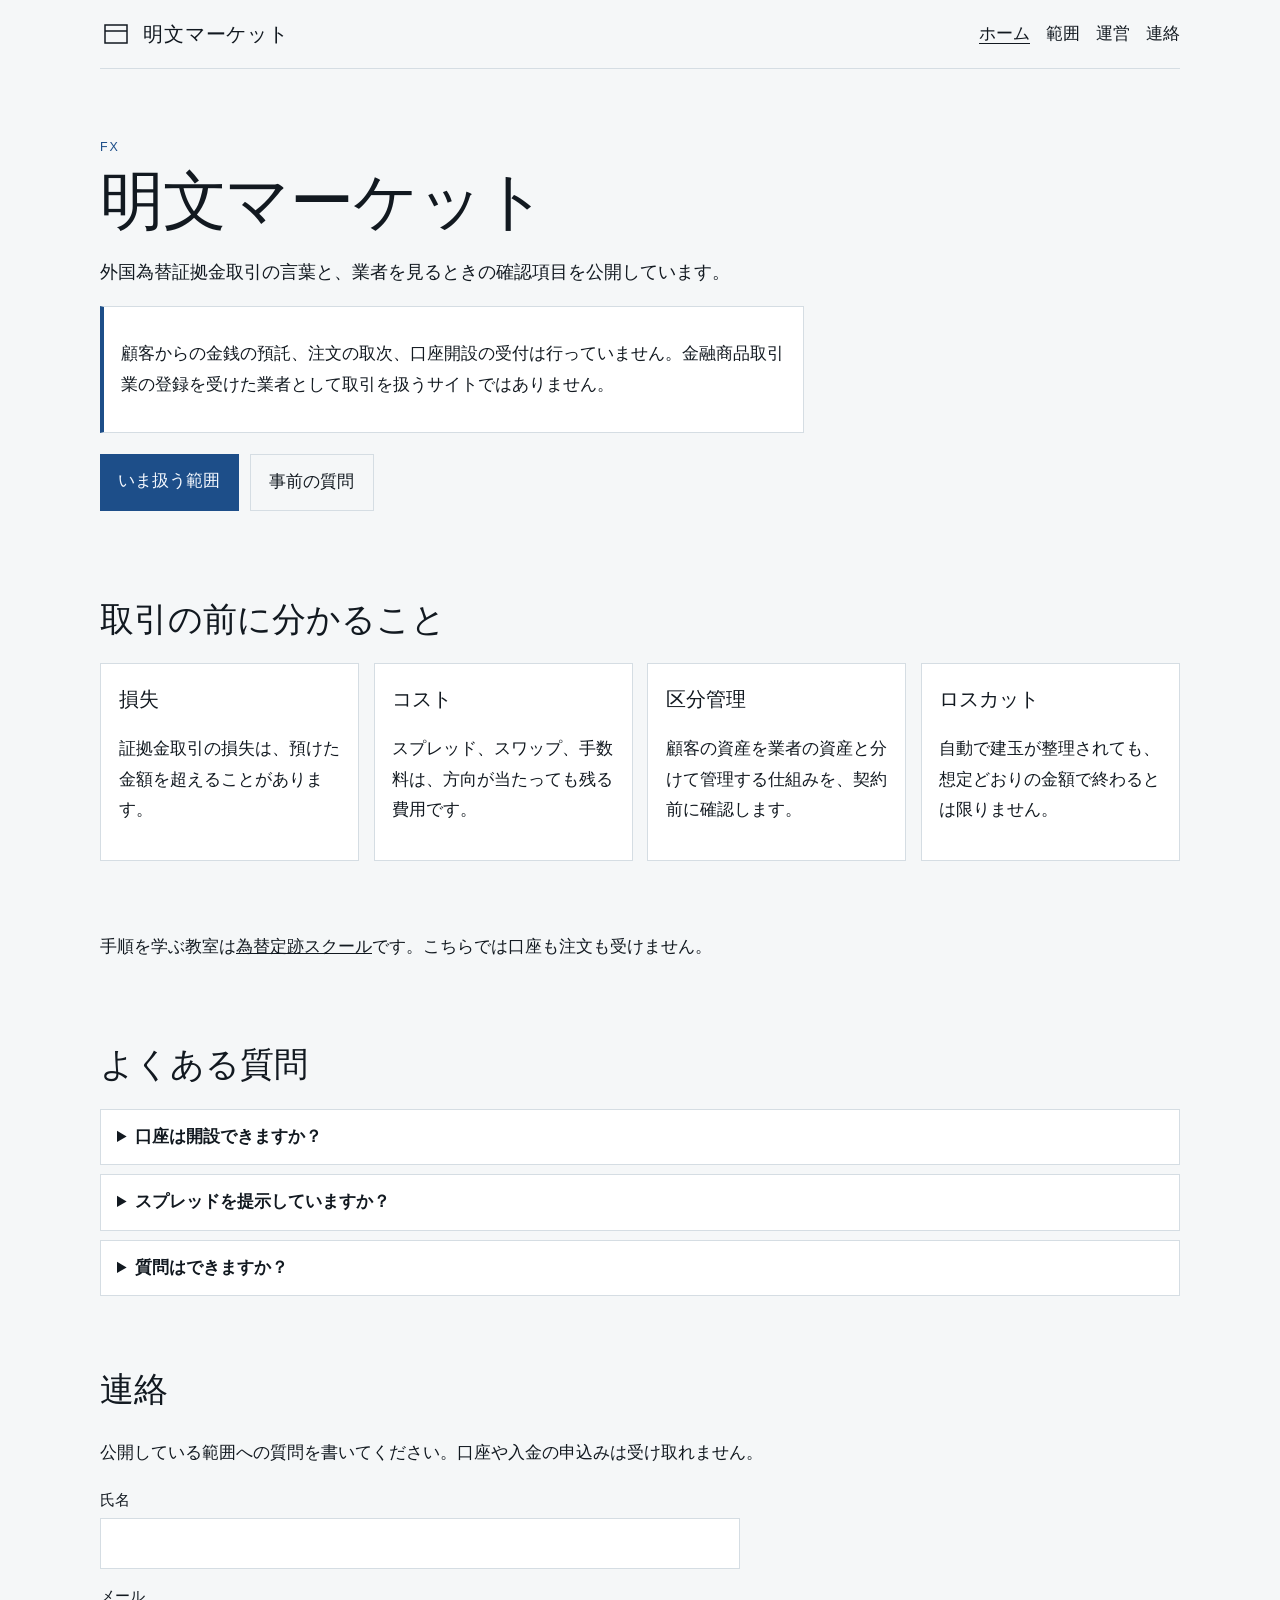
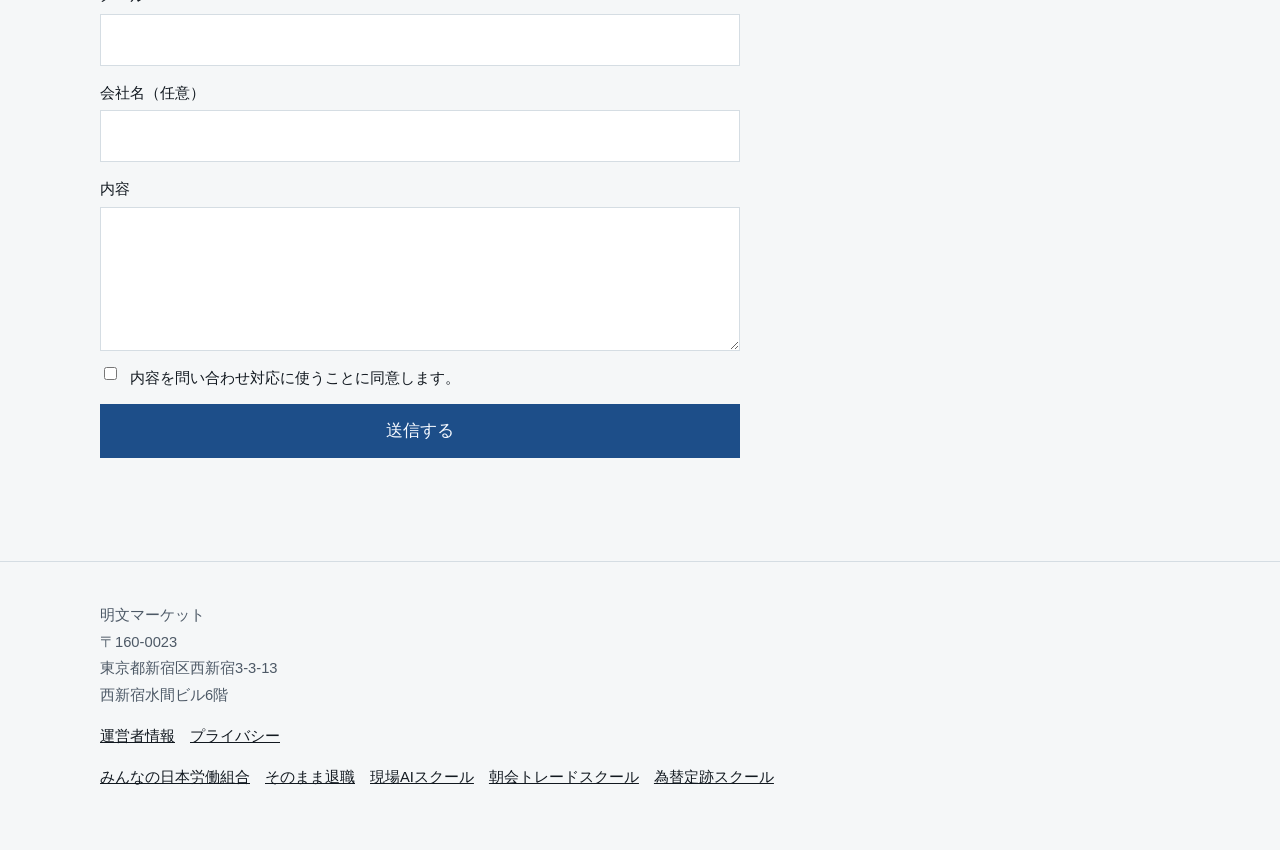
<file: index.html>
<!doctype html>
<html lang="ja">
<head>
  <meta charset="utf-8">
  <meta name="viewport" content="width=device-width, initial-scale=1">
  <title>外国為替の案内｜明文マーケット</title>
  <meta name="description" content="明文マーケットは、顧客資産の預託と外国為替証拠金取引の注文取次を行いません。">
  <link rel="canonical" href="https://l3qc8z5k.support/">
  <link rel="stylesheet" href="/assets/base.css">
  <link rel="stylesheet" href="/assets/broker.css">
</head>
<body>
  <a class="skip" href="#main">本文へ</a>
  <header class="wrap site-header">
    <a class="brand" href="/"><svg class="mark" viewBox="0 0 32 32" aria-hidden="true"><rect x="5" y="7" width="22" height="18" fill="none" stroke="currentColor" stroke-width="1.5"/><path d="M5 13h22" stroke="currentColor" stroke-width="1.5"/></svg>明文マーケット</a>
    <nav aria-label="主要"><a href="/" aria-current="page">ホーム</a><a href="/scope.html">範囲</a><a href="/operator.html">運営</a><a href="/#contact">連絡</a></nav>
  </header>
  <main id="main" class="wrap">
      <section class="hero"><p class="eyebrow">FX</p><h1>明文マーケット</h1>
      <p class="lede">外国為替証拠金取引の言葉と、業者を見るときの確認項目を公開しています。</p>
      <div class="notice"><p>顧客からの金銭の預託、注文の取次、口座開設の受付は行っていません。金融商品取引業の登録を受けた業者として取引を扱うサイトではありません。</p></div>
      <p class="actions"><a class="button" href="/scope.html">いま扱う範囲</a><a class="button secondary" href="#contact">事前の質問</a></p></section>
      <section><h2>取引の前に分かること</h2><div class="grid">
        <article class="card"><h3>損失</h3><p>証拠金取引の損失は、預けた金額を超えることがあります。</p></article>
        <article class="card"><h3>コスト</h3><p>スプレッド、スワップ、手数料は、方向が当たっても残る費用です。</p></article>
        <article class="card"><h3>区分管理</h3><p>顧客の資産を業者の資産と分けて管理する仕組みを、契約前に確認します。</p></article>
        <article class="card"><h3>ロスカット</h3><p>自動で建玉が整理されても、想定どおりの金額で終わるとは限りません。</p></article>
      </div></section>
      <section><p>手順を学ぶ教室は<a href="https://znted0a26.tokyo/">為替定跡スクール</a>です。こちらでは口座も注文も受けません。</p></section>
      <section><h2>よくある質問</h2><details><summary>口座は開設できますか？</summary><p>できません。入金先も用意していません。</p></details><details><summary>スプレッドを提示していますか？</summary><p>していません。相場の配信やレートの保証もしていません。</p></details><details><summary>質問はできますか？</summary><p>言葉の意味と、公開している範囲についての質問を受けます。個別の売買判断には答えません。</p></details></section>
      <section id="contact"><h2>連絡</h2><p>公開している範囲への質問を書いてください。口座や入金の申込みは受け取れません。</p>
    <form data-contact>
      <label>氏名<input name="name" required maxlength="80" autocomplete="name"></label>
      <label>メール<input name="email" type="email" required maxlength="120" autocomplete="email"></label>
      <label>会社名（任意）<input name="company" maxlength="120"></label>
      <label>内容<textarea name="message" required maxlength="2000"></textarea></label>
      <label class="check"><input name="consent" type="checkbox" value="yes" required><span>内容を問い合わせ対応に使うことに同意します。</span></label>
      <label class="hp">会社サイト<input name="company_website" tabindex="-1" autocomplete="off"></label>
      <button type="submit">送信する</button>
      <p class="status" data-status role="status"></p>
    </form></section></main>
  <footer><div class="wrap"><p>明文マーケット<br>〒160-0023<br>東京都新宿区西新宿3-3-13<br>西新宿水間ビル6階</p><p><a href="/operator.html">運営者情報</a>　<a href="/privacy.html">プライバシー</a></p><p><a href="https://ケイイレブン予約.jp/">みんなの日本労働組合</a>　<a href="https://znt8k2wm.jp/">そのまま退職</a>　<a href="https://icvy8m2x.online/">現場AIスクール</a>　<a href="https://y5lc3p7d.pro/">朝会トレードスクール</a>　<a href="https://znted0a26.tokyo/">為替定跡スクール</a></p></div></footer>
  <script src="/assets/form.js"></script>
</body>
</html>
</file>
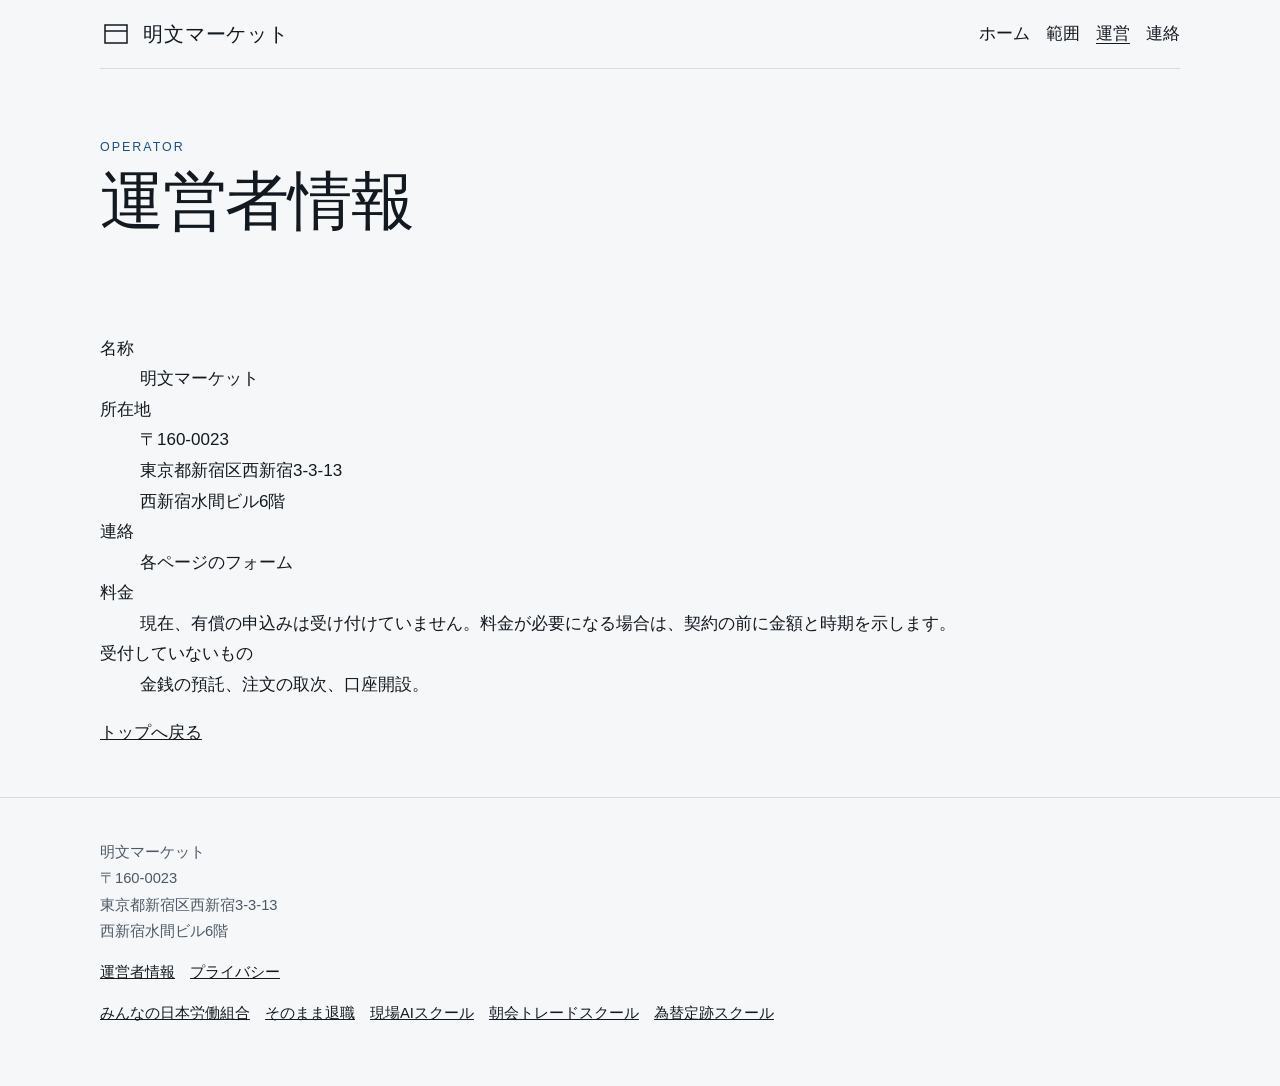
<file: operator.html>
<!doctype html>
<html lang="ja">
<head>
  <meta charset="utf-8">
  <meta name="viewport" content="width=device-width, initial-scale=1">
  <title>運営者情報｜明文マーケット</title>
  <meta name="description" content="明文マーケットの所在地と受付範囲です。">
  <link rel="canonical" href="https://l3qc8z5k.support/operator.html">
  <link rel="stylesheet" href="/assets/base.css">
  <link rel="stylesheet" href="/assets/broker.css">
</head>
<body>
  <a class="skip" href="#main">本文へ</a>
  <header class="wrap site-header">
    <a class="brand" href="/"><svg class="mark" viewBox="0 0 32 32" aria-hidden="true"><rect x="5" y="7" width="22" height="18" fill="none" stroke="currentColor" stroke-width="1.5"/><path d="M5 13h22" stroke="currentColor" stroke-width="1.5"/></svg>明文マーケット</a>
    <nav aria-label="主要"><a href="/">ホーム</a><a href="/scope.html">範囲</a><a href="/operator.html" aria-current="page">運営</a><a href="/#contact">連絡</a></nav>
  </header>
  <main id="main" class="wrap">
      <section class="hero"><p class="eyebrow">OPERATOR</p><h1>運営者情報</h1></section>
      <section><dl>
        <dt>名称</dt><dd>明文マーケット</dd>
        <dt>所在地</dt><dd>〒160-0023<br>東京都新宿区西新宿3-3-13<br>西新宿水間ビル6階</dd>
        <dt>連絡</dt><dd>各ページのフォーム</dd>
        <dt>料金</dt><dd>現在、有償の申込みは受け付けていません。料金が必要になる場合は、契約の前に金額と時期を示します。</dd>
        <dt>受付していないもの</dt><dd>金銭の預託、注文の取次、口座開設。</dd>
      </dl><p><a href="/">トップへ戻る</a></p></section></main>
  <footer><div class="wrap"><p>明文マーケット<br>〒160-0023<br>東京都新宿区西新宿3-3-13<br>西新宿水間ビル6階</p><p><a href="/operator.html">運営者情報</a>　<a href="/privacy.html">プライバシー</a></p><p><a href="https://ケイイレブン予約.jp/">みんなの日本労働組合</a>　<a href="https://znt8k2wm.jp/">そのまま退職</a>　<a href="https://icvy8m2x.online/">現場AIスクール</a>　<a href="https://y5lc3p7d.pro/">朝会トレードスクール</a>　<a href="https://znted0a26.tokyo/">為替定跡スクール</a></p></div></footer>
  <script src="/assets/form.js"></script>
</body>
</html>
</file>
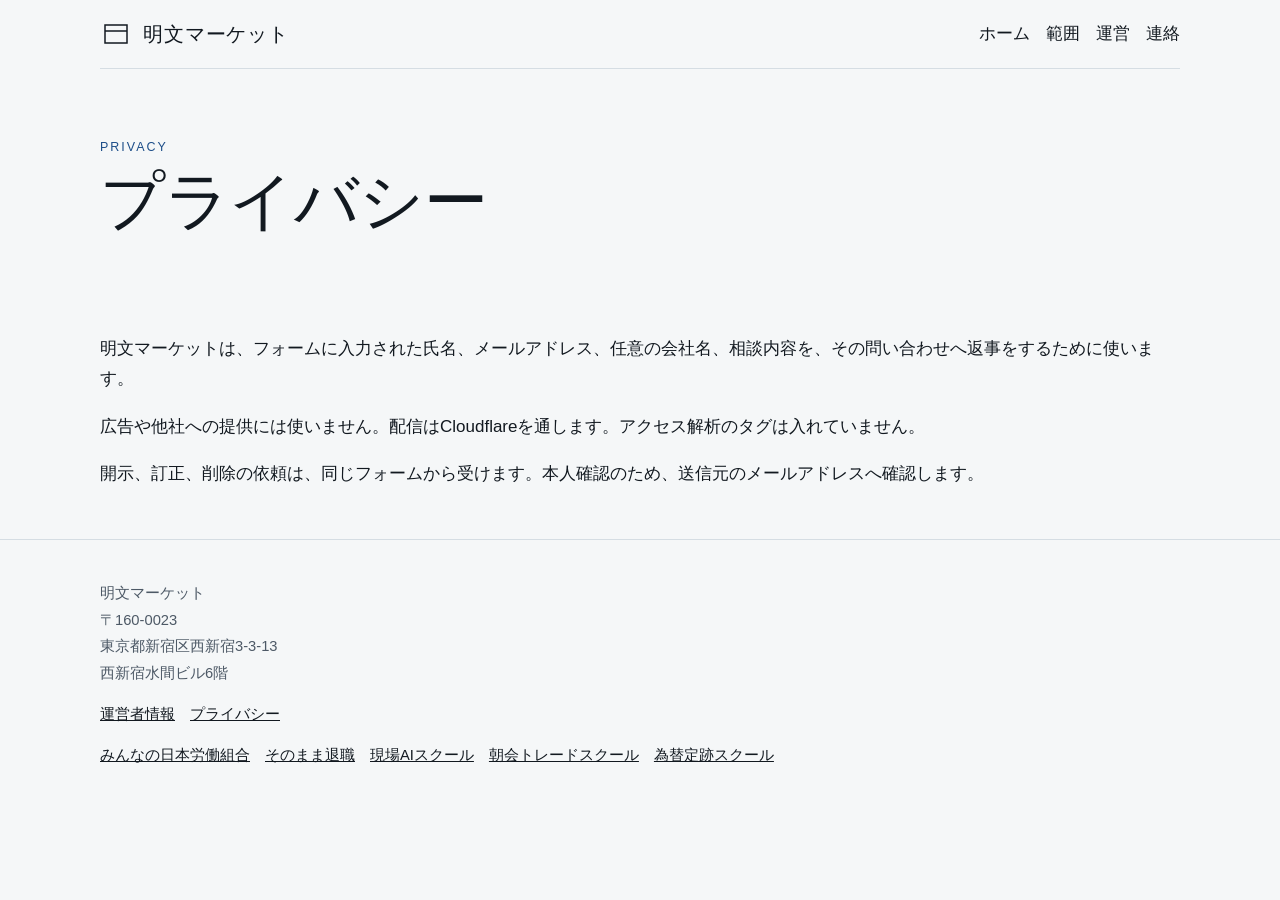
<file: privacy.html>
<!doctype html>
<html lang="ja">
<head>
  <meta charset="utf-8">
  <meta name="viewport" content="width=device-width, initial-scale=1">
  <title>プライバシー｜明文マーケット</title>
  <meta name="description" content="明文マーケットが問い合わせで受け取る情報の扱いです。">
  <link rel="canonical" href="https://l3qc8z5k.support/privacy.html">
  <link rel="stylesheet" href="/assets/base.css">
  <link rel="stylesheet" href="/assets/broker.css">
</head>
<body>
  <a class="skip" href="#main">本文へ</a>
  <header class="wrap site-header">
    <a class="brand" href="/"><svg class="mark" viewBox="0 0 32 32" aria-hidden="true"><rect x="5" y="7" width="22" height="18" fill="none" stroke="currentColor" stroke-width="1.5"/><path d="M5 13h22" stroke="currentColor" stroke-width="1.5"/></svg>明文マーケット</a>
    <nav aria-label="主要"><a href="/">ホーム</a><a href="/scope.html">範囲</a><a href="/operator.html">運営</a><a href="/#contact">連絡</a></nav>
  </header>
  <main id="main" class="wrap">
      <section class="hero"><p class="eyebrow">PRIVACY</p><h1>プライバシー</h1></section>
      <section><p>明文マーケットは、フォームに入力された氏名、メールアドレス、任意の会社名、相談内容を、その問い合わせへ返事をするために使います。</p>
      <p>広告や他社への提供には使いません。配信はCloudflareを通します。アクセス解析のタグは入れていません。</p>
      <p>開示、訂正、削除の依頼は、同じフォームから受けます。本人確認のため、送信元のメールアドレスへ確認します。</p></section></main>
  <footer><div class="wrap"><p>明文マーケット<br>〒160-0023<br>東京都新宿区西新宿3-3-13<br>西新宿水間ビル6階</p><p><a href="/operator.html">運営者情報</a>　<a href="/privacy.html">プライバシー</a></p><p><a href="https://ケイイレブン予約.jp/">みんなの日本労働組合</a>　<a href="https://znt8k2wm.jp/">そのまま退職</a>　<a href="https://icvy8m2x.online/">現場AIスクール</a>　<a href="https://y5lc3p7d.pro/">朝会トレードスクール</a>　<a href="https://znted0a26.tokyo/">為替定跡スクール</a></p></div></footer>
  <script src="/assets/form.js"></script>
</body>
</html>
</file>
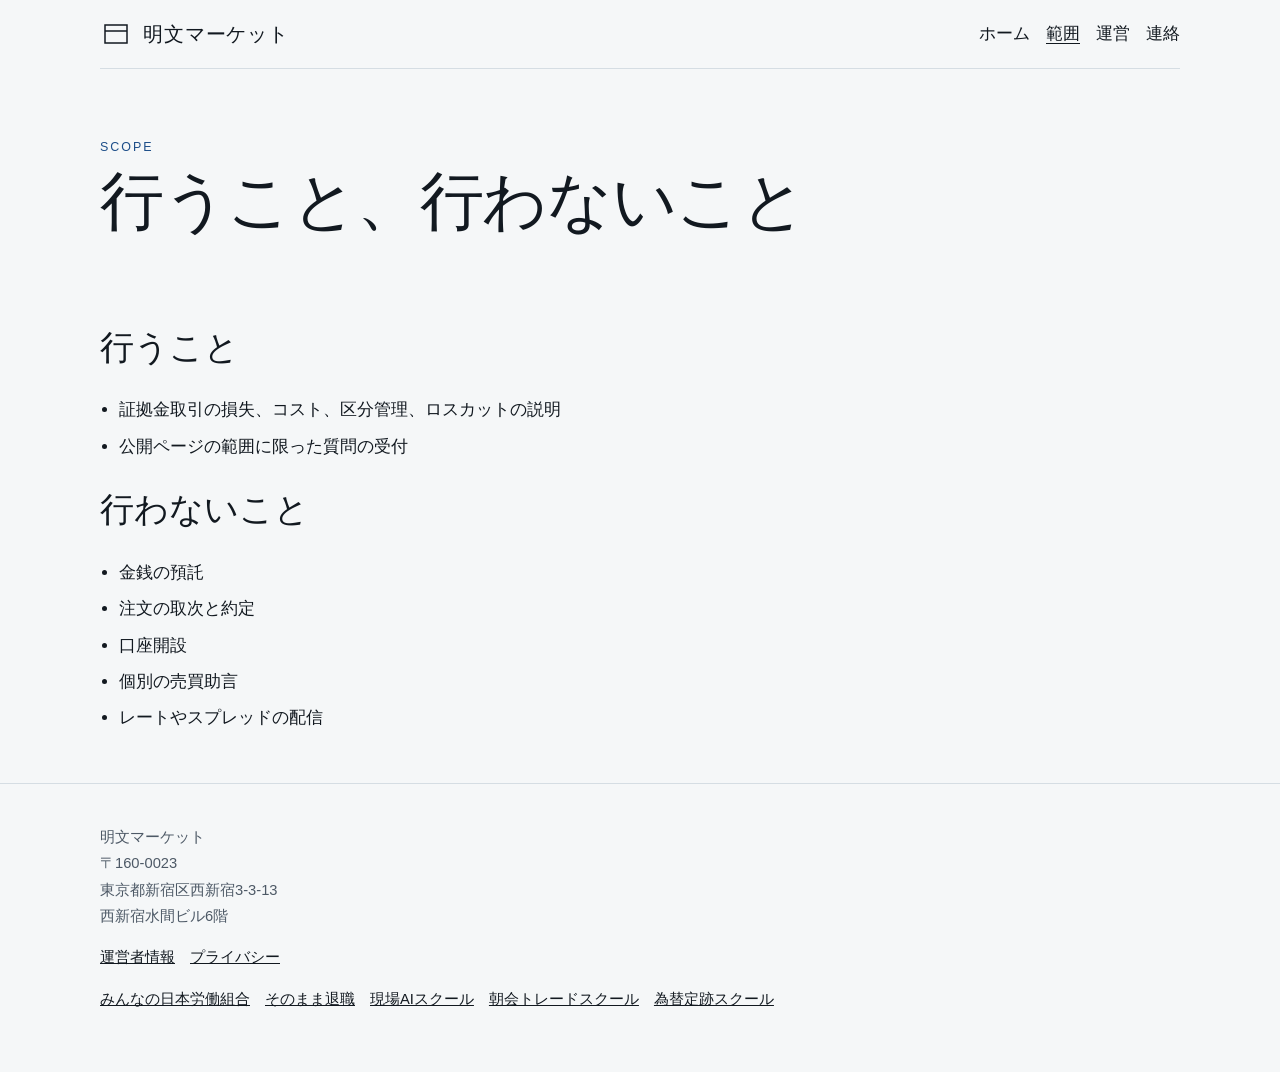
<file: scope.html>
<!doctype html>
<html lang="ja">
<head>
  <meta charset="utf-8">
  <meta name="viewport" content="width=device-width, initial-scale=1">
  <title>いま扱う範囲｜明文マーケット</title>
  <meta name="description" content="明文マーケットが行うことと、行わないことです。">
  <link rel="canonical" href="https://l3qc8z5k.support/scope.html">
  <link rel="stylesheet" href="/assets/base.css">
  <link rel="stylesheet" href="/assets/broker.css">
</head>
<body>
  <a class="skip" href="#main">本文へ</a>
  <header class="wrap site-header">
    <a class="brand" href="/"><svg class="mark" viewBox="0 0 32 32" aria-hidden="true"><rect x="5" y="7" width="22" height="18" fill="none" stroke="currentColor" stroke-width="1.5"/><path d="M5 13h22" stroke="currentColor" stroke-width="1.5"/></svg>明文マーケット</a>
    <nav aria-label="主要"><a href="/">ホーム</a><a href="/scope.html" aria-current="page">範囲</a><a href="/operator.html">運営</a><a href="/#contact">連絡</a></nav>
  </header>
  <main id="main" class="wrap">
      <section class="hero"><p class="eyebrow">SCOPE</p><h1>行うこと、行わないこと</h1></section>
      <section><h2>行うこと</h2><ul class="plain"><li>証拠金取引の損失、コスト、区分管理、ロスカットの説明</li><li>公開ページの範囲に限った質問の受付</li></ul>
      <h2>行わないこと</h2><ul class="plain"><li>金銭の預託</li><li>注文の取次と約定</li><li>口座開設</li><li>個別の売買助言</li><li>レートやスプレッドの配信</li></ul></section></main>
  <footer><div class="wrap"><p>明文マーケット<br>〒160-0023<br>東京都新宿区西新宿3-3-13<br>西新宿水間ビル6階</p><p><a href="/operator.html">運営者情報</a>　<a href="/privacy.html">プライバシー</a></p><p><a href="https://ケイイレブン予約.jp/">みんなの日本労働組合</a>　<a href="https://znt8k2wm.jp/">そのまま退職</a>　<a href="https://icvy8m2x.online/">現場AIスクール</a>　<a href="https://y5lc3p7d.pro/">朝会トレードスクール</a>　<a href="https://znted0a26.tokyo/">為替定跡スクール</a></p></div></footer>
  <script src="/assets/form.js"></script>
</body>
</html>
</file>
<file: assets/base.css>
:root {
  --bg: #f6f1e8;
  --ink: #1c1917;
  --muted: #57534e;
  --line: #e7e0d6;
  --accent: #9a3412;
  --accent-ink: #fffaf5;
  --paper: #fffdf8;
  --font: "Iowan Old Style", "Hiragino Mincho ProN", "Yu Mincho", "YuMincho", serif;
  --sans: "Hiragino Sans", "Hiragino Kaku Gothic ProN", "Yu Gothic", "YuGothic", sans-serif;
}

* { box-sizing: border-box; }
html { scroll-behavior: smooth; }
body {
  margin: 0;
  background: var(--bg);
  color: var(--ink);
  font-family: var(--sans);
  font-size: 17px;
  line-height: 1.8;
}
img, svg { max-width: 100%; }
a { color: inherit; }
.skip {
  position: absolute;
  left: 0.8rem;
  top: -3rem;
  background: var(--paper);
  padding: 0.4rem 0.7rem;
}
.skip:focus { top: 0.8rem; }
.wrap { width: min(1080px, calc(100% - 2rem)); margin-inline: auto; }
.site-header {
  display: flex;
  justify-content: space-between;
  gap: 1rem 1.5rem;
  align-items: center;
  padding: 1rem 0;
  border-bottom: 1px solid var(--line);
}
.brand {
  display: flex;
  align-items: center;
  gap: 0.7rem;
  font-family: var(--font);
  font-size: 1.25rem;
  letter-spacing: 0.04em;
  text-decoration: none;
}
.mark { width: 2rem; height: 2rem; flex: none; }
nav { display: flex; flex-wrap: wrap; gap: 0.35rem 1rem; }
nav a { text-decoration: none; }
nav a:hover, nav a[aria-current="page"] { text-decoration: underline; text-underline-offset: 0.25em; }
.hero { padding: 4.2rem 0 2.4rem; }
.eyebrow {
  margin: 0;
  letter-spacing: 0.16em;
  font-size: 0.78rem;
  color: var(--accent);
}
h1, h2, h3 { font-family: var(--font); font-weight: 500; }
h1 {
  font-size: clamp(2.15rem, 5vw, 4.1rem);
  line-height: 1.18;
  margin: 0.35rem 0 1rem;
  letter-spacing: 0.01em;
}
h2 { font-size: clamp(1.6rem, 3vw, 2.15rem); margin: 0 0 0.8rem; }
h3 { font-size: 1.25rem; margin: 0 0 0.4rem; }
.lede { font-size: 1.12rem; max-width: 40rem; margin-top: 0; }
.notice {
  max-width: 44rem;
  background: var(--paper);
  border: 1px solid var(--line);
  border-left: 4px solid var(--accent);
  padding: 0.95rem 1.05rem;
}
.actions { display: flex; flex-wrap: wrap; gap: 0.7rem; margin-top: 1.3rem; }
.button, button {
  font: inherit;
  display: inline-block;
  background: var(--accent);
  color: var(--accent-ink);
  text-decoration: none;
  border: 0;
  padding: 0.75rem 1.15rem;
  cursor: pointer;
}
.button.secondary {
  background: transparent;
  color: var(--ink);
  border: 1px solid var(--line);
}
.grid { display: grid; grid-template-columns: repeat(auto-fit, minmax(230px, 1fr)); gap: 0.9rem; }
.card, .list-card {
  background: var(--paper);
  border: 1px solid var(--line);
  padding: 1.05rem 1.1rem;
}
.list-card { text-decoration: none; display: block; }
.list-card:hover { border-color: var(--accent); }
.list-card span { color: var(--muted); }
section { padding: 1.4rem 0 2rem; }
ol.steps, ul.plain { padding-left: 1.2rem; }
ol.steps li, ul.plain li { margin: 0.35rem 0; }
details {
  background: var(--paper);
  border: 1px solid var(--line);
  padding: 0.75rem 1rem;
  margin: 0.55rem 0;
}
summary { cursor: pointer; font-weight: 600; }
form { display: grid; gap: 0.8rem; max-width: 40rem; }
label { display: grid; gap: 0.28rem; font-size: 0.95rem; }
input, textarea {
  font: inherit;
  color: inherit;
  background: var(--paper);
  border: 1px solid var(--line);
  padding: 0.7rem 0.75rem;
}
textarea { min-height: 9rem; resize: vertical; }
.check { grid-template-columns: auto 1fr; align-items: start; gap: 0.6rem; }
.hp { position: absolute; left: -9999px; }
.status { min-height: 1.5rem; }
footer {
  border-top: 1px solid var(--line);
  padding: 1.6rem 0 2.8rem;
  color: var(--muted);
  font-size: 0.92rem;
}
footer a { color: var(--ink); }
:focus-visible { outline: 2px solid var(--accent); outline-offset: 3px; }
@media (max-width: 720px) {
  .site-header { align-items: flex-start; flex-direction: column; }
  .hero { padding-top: 2.6rem; }
}
</file>
<file: assets/broker.css>
:root {
  --bg: #f5f7f8;
  --ink: #121920;
  --muted: #4d5966;
  --line: #d5dde3;
  --accent: #1d4e89;
  --accent-ink: #f5f9ff;
  --paper: #ffffff;
}
body { background: #f5f7f8; }
h1 { letter-spacing: -0.02em; }
</file>
